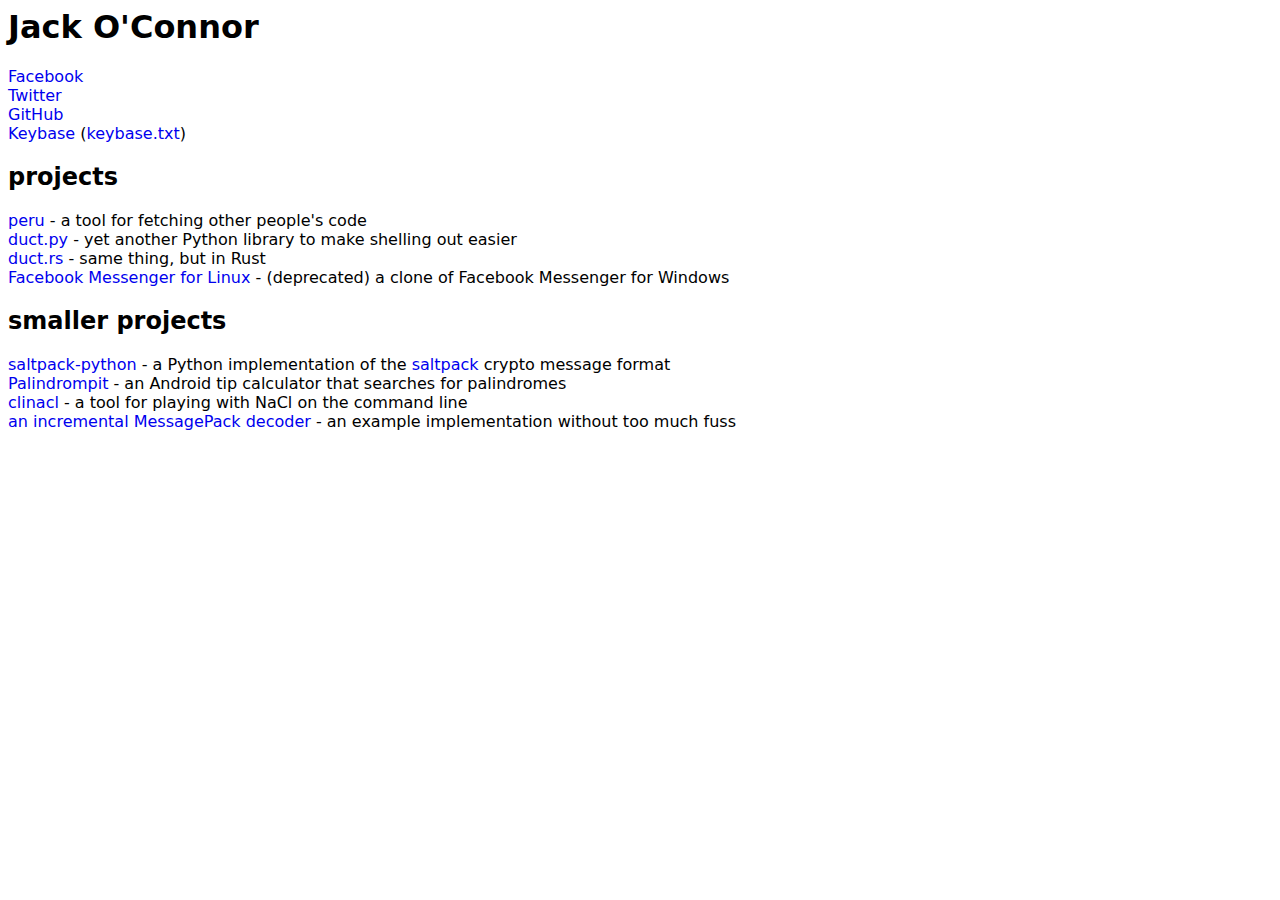
<file: index.html>
<html>
<head>
<title>jacko</title>
</head>
<body>

<h1>Jack O'Connor</h1>

<style>
body {
  font-family: sans;
}
a {
  text-decoration: none;
}
</style>

<a href="https://www.facebook.com/oconnor663">Facebook</a>
<br>
<a href="https://twitter.com/oconnor663">Twitter</a>
<br>
<a href="https://github.com/oconnor663">GitHub</a>
<br>
<a href="https://keybase.io/oconnor663">Keybase</a> (<a href="keybase.txt">keybase.txt</a>)

<h2>projects</h2>
<a href="https://github.com/buildinspace/peru">peru</a>
- a tool for fetching other people's code
<br>
<a href="https://github.com/oconnor663/duct.py">duct.py</a>
- yet another Python library to make shelling out easier
<br>
<a href="https://github.com/oconnor663/duct.rs">duct.rs</a>
- same thing, but in Rust
<br>
<a href="https://github.com/oconnor663/fbmessenger">Facebook Messenger for Linux</a>
- (deprecated) a clone of Facebook Messenger for Windows

<h2>smaller projects</h2>
<a href="https://github.com/keybase/saltpack-python">saltpack-python</a>
- a Python implementation of the <a href="https://saltpack.org">saltpack</a> crypto message format
<br>
<a href="https://github.com/oconnor663/palindrompit">Palindrompit</a>
- an Android tip calculator that searches for palindromes
<br>
<a href="https://github.com/oconnor663/clinacl">clinacl</a>
- a tool for playing with NaCl on the command line
<br>
<a href="https://github.com/oconnor663/incremental_messagepack">an incremental MessagePack decoder</a>
- an example implementation without too much fuss

</body>
</html>
</file>
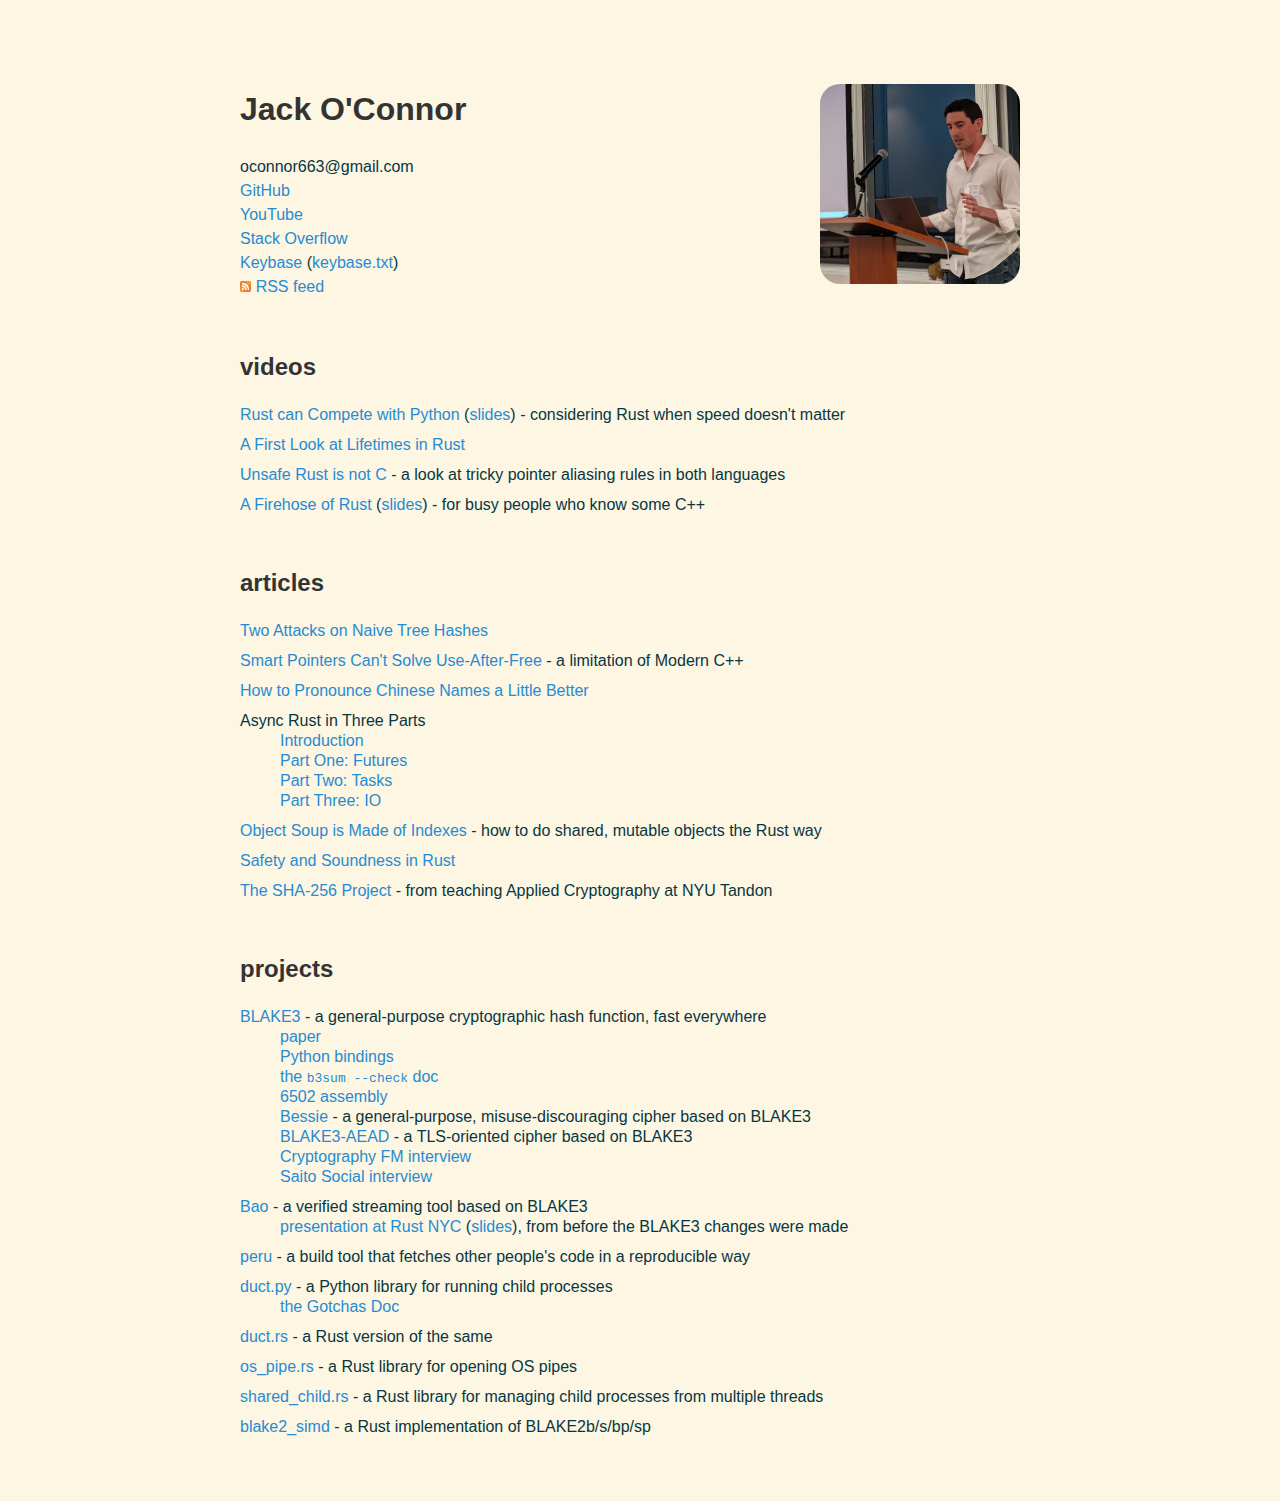
<file: www/index.html>
<!DOCTYPE html>
<html lang="en">
<head>
<meta charset="utf-8">
<meta name="viewport" content="width=device-width, initial-scale=1">
<title>jacko.io</title>
<style>
body {
  /* https://jgthms.com/web-design-in-4-minutes */
  margin: 0 auto;
  max-width: 50em;
  font-family: sans-serif;
  line-height: 1.5;
  padding: 4em 1em;
  color: #073642;
  background-color: #fdf6e3;
}
h1,
h2,
strong {
  color: #333;
}
h2 {
    margin-top: 50px;
}
a {
  color: #268bd2;
  text-decoration: none;
}
a:hover {
  text-decoration: underline;
}
ul {
  margin: 0;
  list-style: none;
}
.black-to-link {
  /* from https://codepen.io/sosuke/pen/Pjoqqp */
  filter: invert(51%) sepia(91%) saturate(6272%) hue-rotate(232deg) brightness(101%) contrast(100%);
}
.entry {
  margin-top: 10px;
  line-height: 1.25;
}
#photo {
  height: 200px;
  border-radius: 20px;
  float: right;
  margin: 20px;
}
@media (max-width: 760px) {
  body {
    /* less padding at the top */
    padding: 1em;
  }
  #photo {
    height: 100px;
  }
}
</style>
</head>
<body>

<a href="talk.jpg"><img id="photo" alt="a photo of me giving a talk" src="talk_thumb.jpg"></a>

<h1>Jack O'Connor</h1>

oconnor663@gmail.com
<br>
<a href="https://github.com/oconnor663">GitHub</a>
<br>
<a href="https://www.youtube.com/channel/UClzhxOfYEoDW4G7NzsoV4TA">YouTube</a>
<br>
<a href="https://stackoverflow.com/users/823869/jack-oconnor">Stack Overflow</a>
<br>
<a href="https://keybase.io/oconnor663">Keybase</a> (<a href="keybase.txt">keybase.txt</a>)
<br>
<a href="rss.xml"><img src="rss.svg" style="height: 0.7em; width: 0.7em"> RSS feed</a>

<h2>videos</h2>

<div class="entry">
<a href="https://www.youtube.com/watch?v=OQTwvycftJU">Rust can Compete with Python</a> (<a href="rust_python/slides/index.html">slides</a>) - considering Rust when speed doesn't matter
</div>

<div class="entry">
<a href="https://www.youtube.com/watch?v=-gkvOoxgp8E">A First Look at Lifetimes in Rust</a>
</div>

<div class="entry">
<a href="https://www.youtube.com/watch?v=DG-VLezRkYQ">Unsafe Rust is not C</a> - a look at tricky pointer aliasing rules in both languages
</div>

<div class="entry">
<a href="https://www.youtube.com/watch?v=IPmRDS0OSxM">A Firehose of Rust</a> (<a href="firehose_of_rust/index.html">slides</a>) - for busy people who know some C++
</div>

<h2>articles</h2>

<div class="entry">
<a href="tree_hashing.html">Two Attacks on Naive Tree Hashes</a>
</div>

<div class="entry">
<a href="smart_pointers.html">Smart Pointers Can't Solve Use-After-Free</a> - a limitation of Modern C++
</div>

<div class="entry">
<a href="chinese_names.html">How to Pronounce Chinese Names a Little Better</a>
</div>

<div class="entry">
Async Rust in Three Parts
<ul>
    <li><a href="async_intro.html">Introduction</a></li>
    <li><a href="async_futures.html">Part One: Futures</a></li>
    <li><a href="async_tasks.html">Part Two: Tasks</a></li>
    <li><a href="async_io.html">Part Three: IO</a></li>
</ul>
</div>

<div class="entry">
<a href="object_soup.html">Object Soup is Made of Indexes</a> - how to do shared, mutable objects the Rust way
</div>

<div class="entry">
<a href="safety_and_soundness.html">Safety and Soundness in Rust</a>
</div>

<div class="entry">
<a href="https://github.com/oconnor663/sha256_project">The SHA-256 Project</a> - from teaching Applied Cryptography at NYU Tandon
</div>

<h2>projects</h2>

<div class="entry">
<a href="https://github.com/BLAKE3-team/BLAKE3">BLAKE3</a> - a general-purpose cryptographic hash function, fast everywhere
<ul>
    <li><a href="https://github.com/BLAKE3-team/BLAKE3-specs/blob/master/blake3.pdf">paper</a></li>
    <li><a href="https://github.com/oconnor663/blake3-py">Python bindings</a></li>
    <li><a href="https://github.com/BLAKE3-team/BLAKE3/blob/master/b3sum/what_does_check_do.md">the <code>b3sum --check</code> doc</a></li>
    <li><a href="https://github.com/oconnor663/blake3-6502">6502 assembly</a></li>
    <li><a href="https://github.com/oconnor663/bessie">Bessie</a> - a general-purpose, misuse-discouraging cipher based on BLAKE3</li>
    <li><a href="https://github.com/oconnor663/blake3_aead">BLAKE3-AEAD</a> - a TLS-oriented cipher based on BLAKE3</li>
    <li><a href="https://www.cryptography.fm/3">Cryptography FM interview</a></li>
    <li><a href="https://www.youtube.com/watch?v=cJkmIt7yN_E">Saito Social interview</a></li>
</ul>
</div>

<div class="entry">
<a href="https://github.com/oconnor663/bao">Bao</a> - a verified streaming tool based on BLAKE3
<ul>
    <li><a href="https://youtu.be/Dya9c2DXMqQ">presentation at Rust NYC</a> (<a href="bao_presentation/presentation.html">slides</a>), from before the BLAKE3 changes were made</li>
</ul>
</div>

<div class="entry">
<a href="https://github.com/buildinspace/peru">peru</a> - a build tool that fetches other people's code in a reproducible way
</div>

<div class="entry">
<a href="https://github.com/oconnor663/duct.py">duct.py</a> - a Python library for running child processes
<ul>
    <li><a href="https://github.com/oconnor663/duct.py/blob/master/gotchas.md">the Gotchas Doc</a></li>
</ul>
</div>

<div class="entry">
<a href="https://github.com/oconnor663/duct.rs">duct.rs</a> - a Rust version of the same
</div>

<div class="entry">
<a href="https://github.com/oconnor663/os_pipe.rs">os_pipe.rs</a>
- a Rust library for opening OS pipes
</div>

<div class="entry">
<a href="https://github.com/oconnor663/shared_child.rs">shared_child.rs</a>
- a Rust library for managing child processes from multiple threads
</div>

<div class="entry">
<a href="https://github.com/oconnor663/blake2_simd">blake2_simd</a> - a Rust implementation of BLAKE2b/s/bp/sp
</div>

</body>
</html>
</file>
